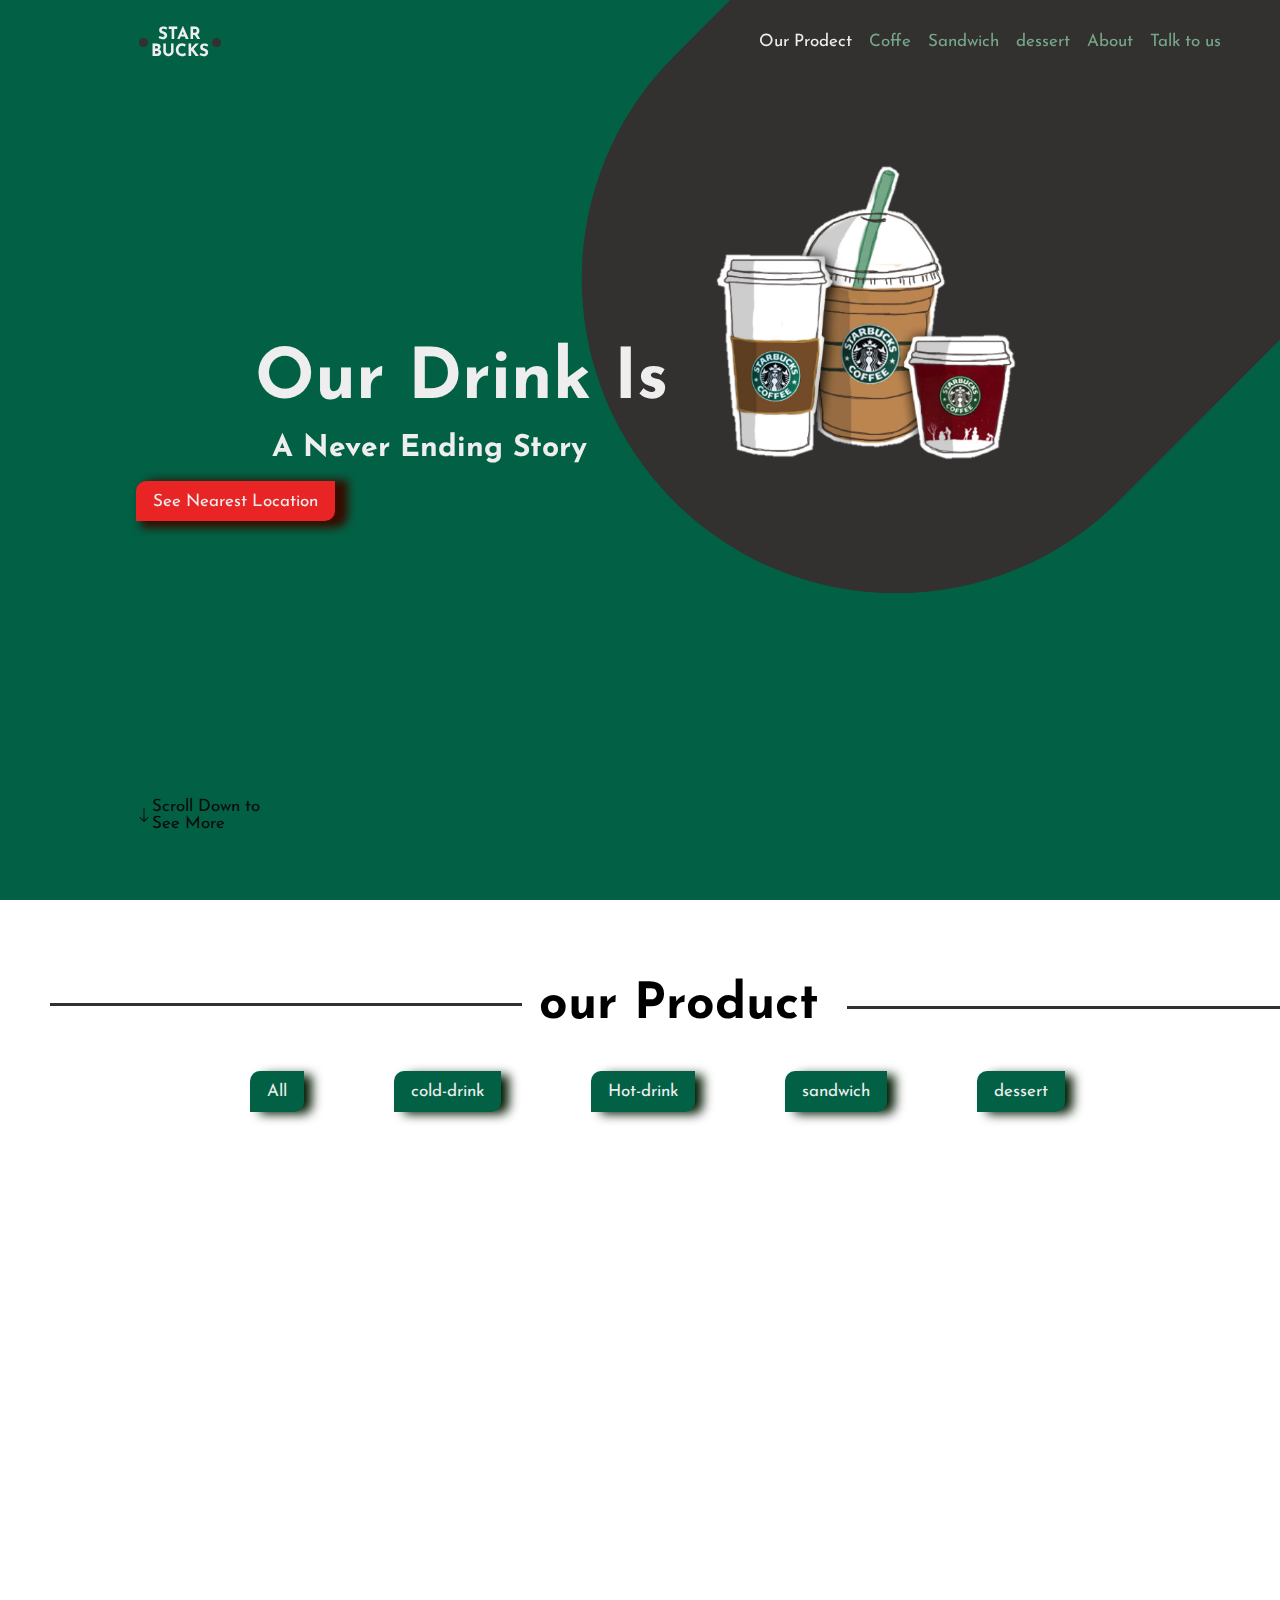
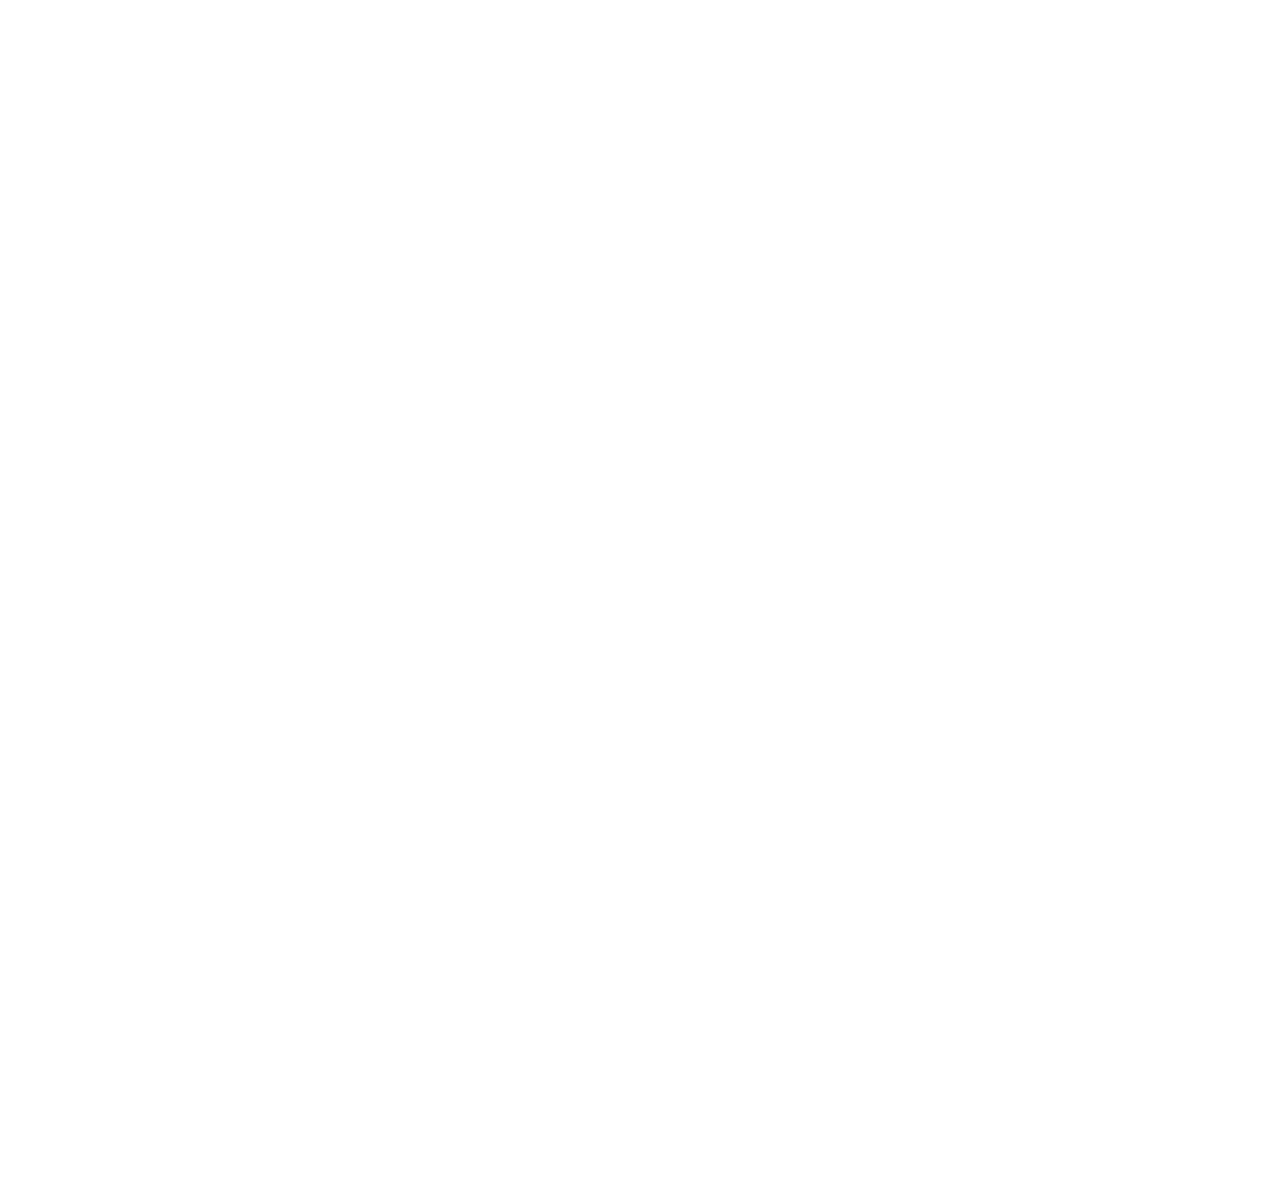
<file: index.html>
<!DOCTYPE html>
<html lang="en">
<head>
    <meta charset="UTF-8">
    <meta http-equiv="X-UA-Compatible" content="IE=edge">
    <meta name="viewport" content="width=device-width, initial-scale=1.0">
    <title>starbucks</title>
    <link rel="stylesheet" href="style.css">
    <link rel="stylesheet" href="https://unpkg.com/aos@next/dist/aos.css" />
</head>
<body >
    <section  class="hero" >
        <header>
            <nav data-aos="fade-right" >
                <div class="logo">
                    <span class="dot"></span>
                    Star<br/>
                    bucks
                    <span class="dot"></span>
               </div>
               <input type="checkbox" id="check">
               <label for="check" class="menu"><svg xmlns="http://www.w3.org/2000/svg" width="16" height="16" fill="currentColor" class="bi bi-list" viewBox="0 0 16 16">
                <path fill-rule="evenodd" d="M2.5 12a.5.5 0 0 1 .5-.5h10a.5.5 0 0 1 0 1H3a.5.5 0 0 1-.5-.5zm0-4a.5.5 0 0 1 .5-.5h10a.5.5 0 0 1 0 1H3a.5.5 0 0 1-.5-.5zm0-4a.5.5 0 0 1 .5-.5h10a.5.5 0 0 1 0 1H3a.5.5 0 0 1-.5-.5z"/>
              </svg>
            </label>
            <div  class="nav-links" >
                <a href="#" class="active" onclick="filterproduct('all')">Our Prodect</a>
                <a href="#"onclick="filterproduct('Coffe')" >Coffe</a>
                <a href="#" onclick="filterproduct('Sandwich')">Sandwich</a>
                <a href="#"  onclick="filterproduct('dessert')">dessert</a>
                <a href="#" onclick="filterproduct('About')" >About</a>
                <a href="#"onclick="filterproduct('Talk to us')" >Talk to us</a>
            </div>
        </nav>
        </header>
        <!--intro-->
        
        <div class="intro" data-aos="fade-up-right">
            <div>
                <h1>Our Drink Is</h1>
                <h2>A Never Ending Story</h2>
            </div>
            <div>
                <button>See Nearest Location</button>
            </div>
        </div>
            <div class="hero-bg" >
                <img src="./Images/images/pngfind.com-frappuccino-png-1893420.png " width="300px" alt="coffe" >
            </div>
            <div class="scroll">
                <a href="#drinks">
                    <svg xmlns="http://www.w3.org/2000/svg" width="16" height="16" fill="currentColor" class="bi bi-arrow-down" viewBox="0 0 16 16">
                        <path fill-rule="evenodd" d="M8 1a.5.5 0 0 1 .5.5v11.793l3.146-3.147a.5.5 0 0 1 .708.708l-4 4a.5.5 0 0 1-.708 0l-4-4a.5.5 0 0 1 .708-.708L7.5 13.293V1.5A.5.5 0 0 1 8 1z"/>
                      </svg>
                      <span>Scroll Down to <br/> See More</span>
                </a>
            </div>
    </section>

    <section class="drinks " id="drinks"  >
        <h3>our Product </h3>
        <div class="line-1"> </div>
        <div class="line-2"> </div>
        <div  id="buttons">
            <button class="btn" onclick="filterproduct('all')">All</button>
            <button class="btn" onclick="filterproduct('cold-drink')">cold-drink</button>
            <button class="btn" onclick="filterproduct('Hot-drink')">Hot-drink</button>
            <button class="btn" onclick="filterproduct('sandwich')">sandwich</button>
            <button class="btn"onclick="filterproduct('dessert')" >dessert</button>
        </div>
        <div id="products" data-aos="zoom-in-right"></div>
    </section>
    <script src="https://unpkg.com/aos@next/dist/aos.js"></script>
  <script>
    AOS.init({duration:1800});
  </script>
  <script src="./script.js"></script>
</body>

</html>
</file>
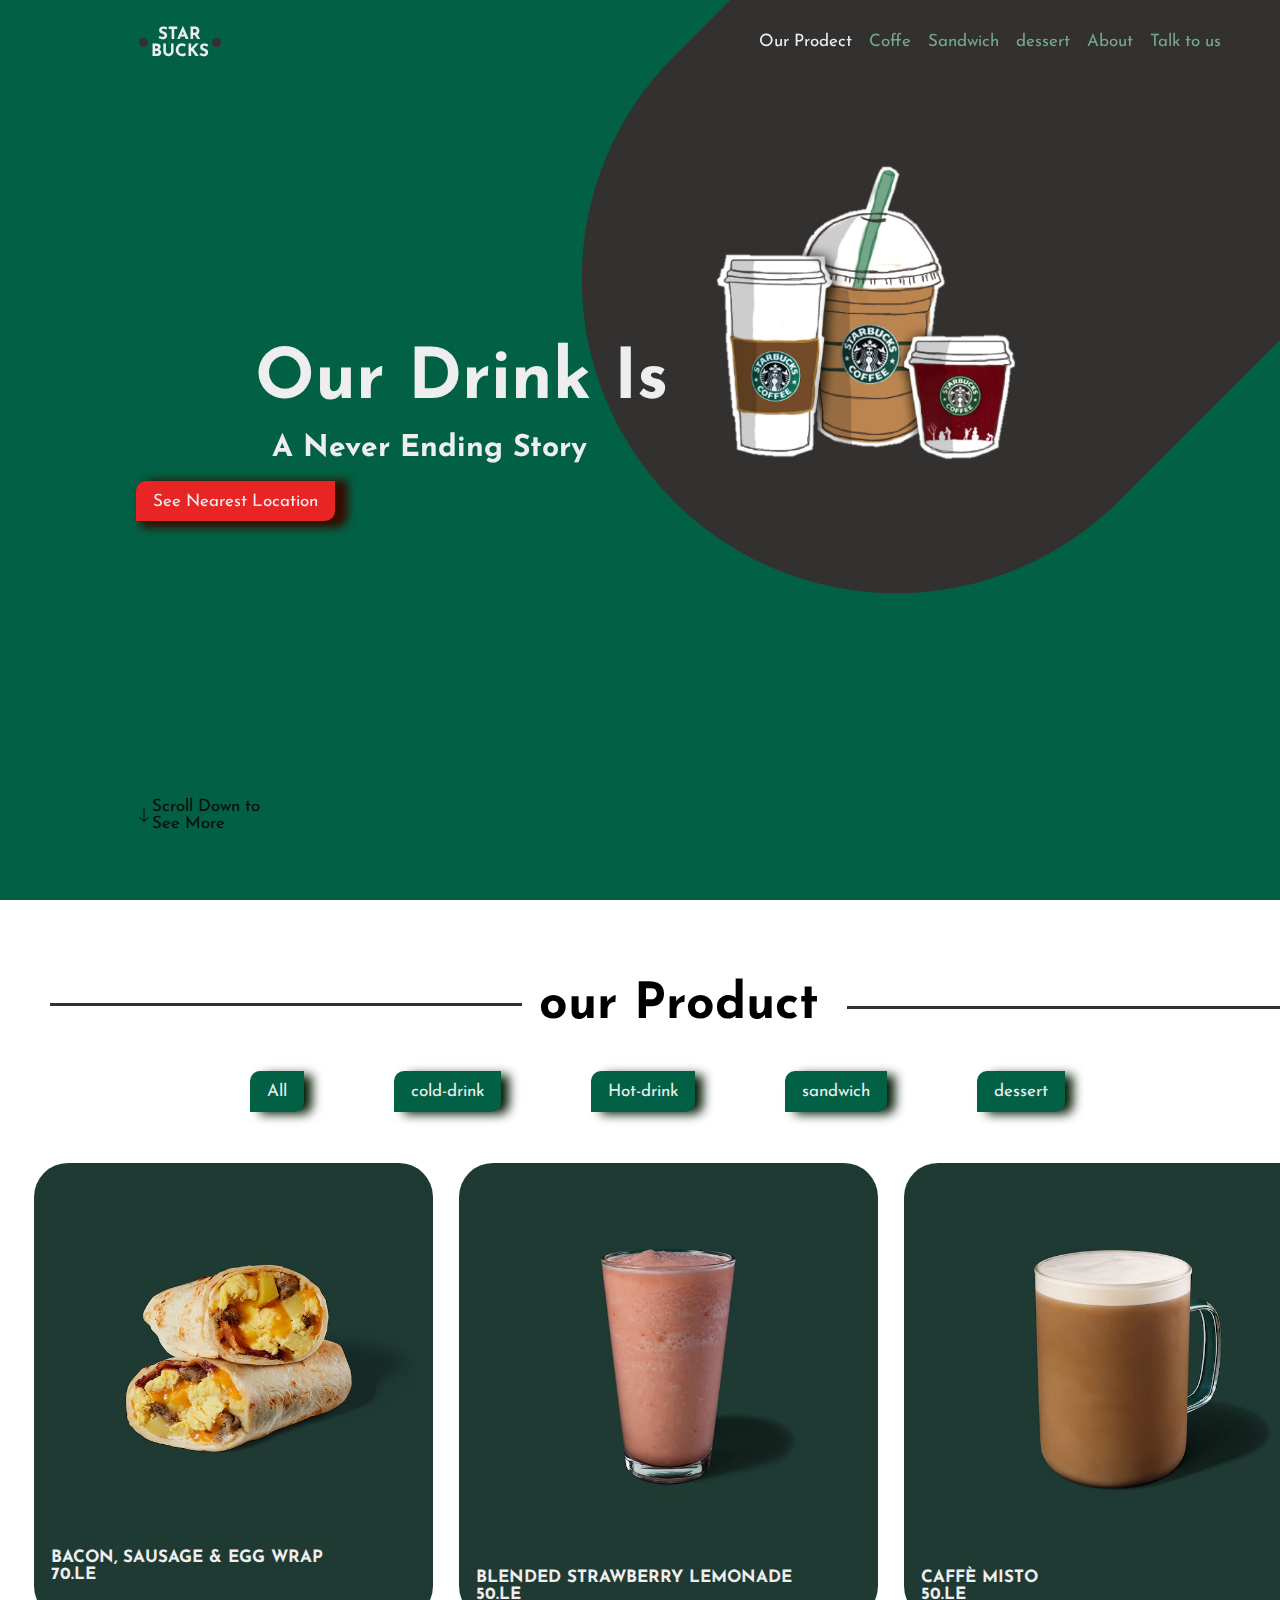
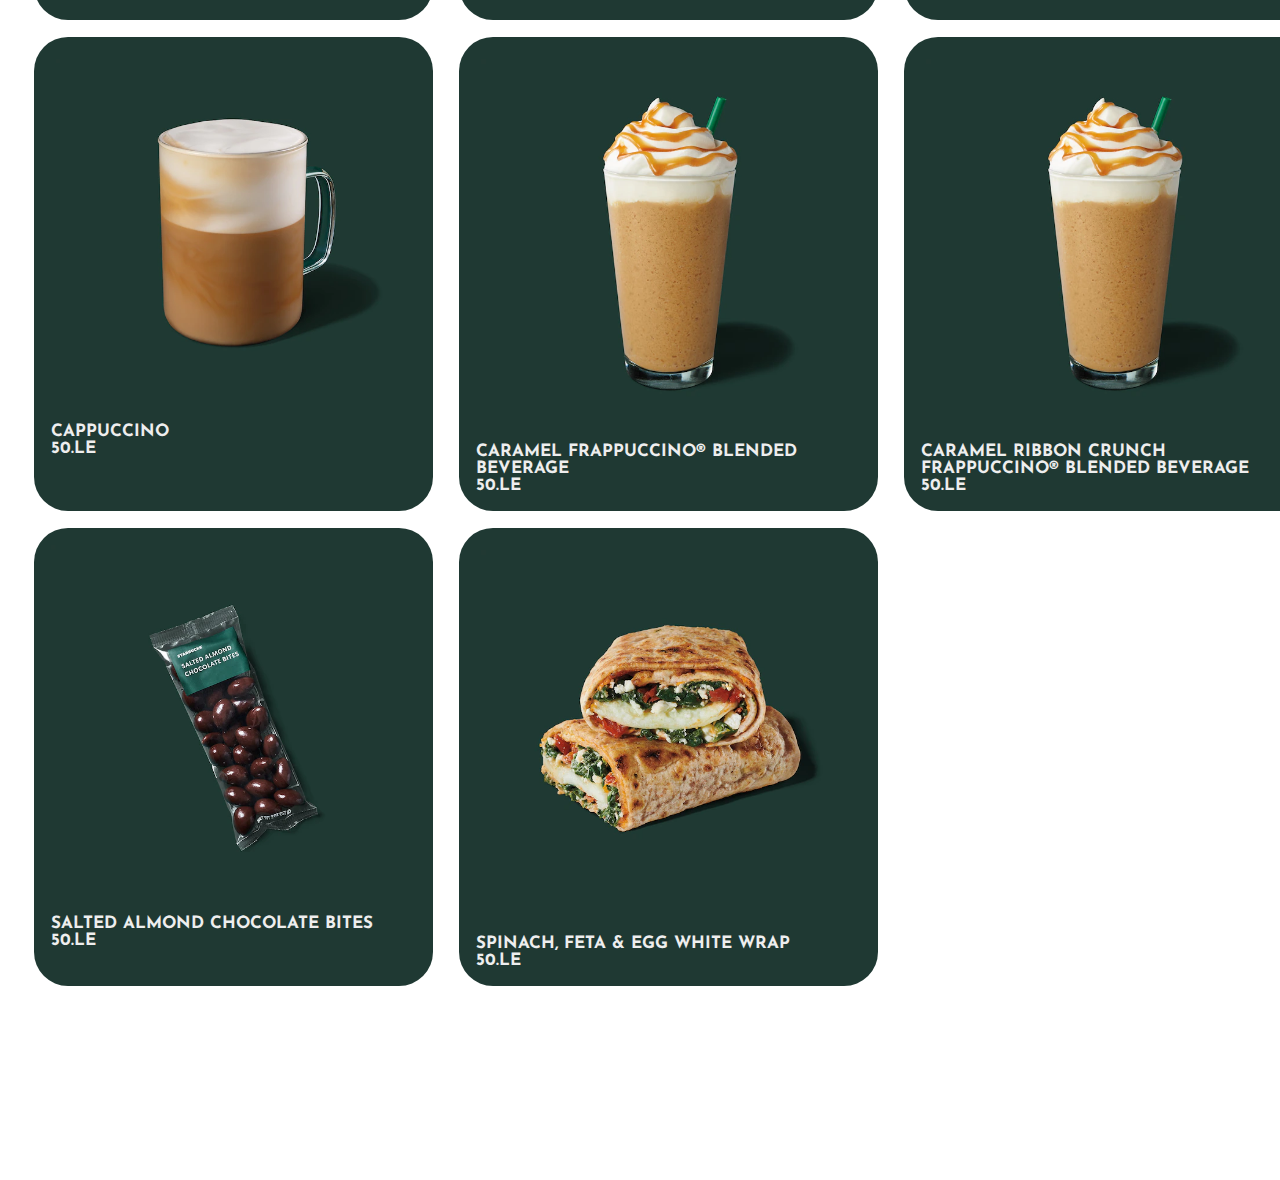
<file: test/index.html>
<!DOCTYPE html>
<html lang="en">
<head>
    <meta charset="UTF-8">
    <meta http-equiv="X-UA-Compatible" content="IE=edge">
    <meta name="viewport" content="width=device-width, initial-scale=1.0">
    <title>starbucks</title>
    <link rel="stylesheet" href="style.css">
    <link rel="stylesheet" href="https://unpkg.com/aos@next/dist/aos.css" />
</head>
<body >
    <section  class="hero" >
        <header>
            <nav data-aos="fade-right" >
                <div class="logo">
                    <span class="dot"></span>
                    Star<br/>
                    bucks
                    <span class="dot"></span>
               </div>
               <input type="checkbox" id="check">
               <label for="check" class="menu"><svg xmlns="http://www.w3.org/2000/svg" width="16" height="16" fill="currentColor" class="bi bi-list" viewBox="0 0 16 16">
                <path fill-rule="evenodd" d="M2.5 12a.5.5 0 0 1 .5-.5h10a.5.5 0 0 1 0 1H3a.5.5 0 0 1-.5-.5zm0-4a.5.5 0 0 1 .5-.5h10a.5.5 0 0 1 0 1H3a.5.5 0 0 1-.5-.5zm0-4a.5.5 0 0 1 .5-.5h10a.5.5 0 0 1 0 1H3a.5.5 0 0 1-.5-.5z"/>
              </svg>
            </label>
            <div  class="nav-links" >
                <a href="#" class="active">Our Prodect</a>
                <a href="#" >Coffe</a>
                <a href="#" >Sandwich</a>
                <a href="#" >dessert</a>
                <a href="#" >About</a>
                <a href="#" >Talk to us</a>
            </div>
        </nav>
        </header>
        <!--intro-->
        
        <div class="intro" data-aos="fade-up-right">
            <div>
                <h1>Our Drink Is</h1>
                <h2>A Never Ending Story</h2>
            </div>
            <div>
                <button>See Nearest Location</button>
            </div>
        </div>
            <div class="hero-bg" >
                <img src="./Images/images/pngfind.com-frappuccino-png-1893420.png " width="300px" alt="coffe" >
            </div>
            <div class="scroll">
                <a href="#drinks">
                    <svg xmlns="http://www.w3.org/2000/svg" width="16" height="16" fill="currentColor" class="bi bi-arrow-down" viewBox="0 0 16 16">
                        <path fill-rule="evenodd" d="M8 1a.5.5 0 0 1 .5.5v11.793l3.146-3.147a.5.5 0 0 1 .708.708l-4 4a.5.5 0 0 1-.708 0l-4-4a.5.5 0 0 1 .708-.708L7.5 13.293V1.5A.5.5 0 0 1 8 1z"/>
                      </svg>
                      <span>Scroll Down to <br/> See More</span>
                </a>
            </div>
    </section>

    <section class="drinks " id="drinks"  >
        <h3>our Product </h3>
        <div class="line-1"> </div>
        <div class="line-2"> </div>
        <div  id="buttons">
            <button class="btn">All</button>
            <button class="btn">cold-drink</button>
            <button class="btn">Hot-drink</button>
            <button class="btn">sandwich</button>
            <button class="btn">dessert</button>
        </div>
        <div id="products"></div>
    </section>
    <script src="https://unpkg.com/aos@next/dist/aos.js"></script>
  <script>
    AOS.init({duration:1800});
  </script>
  <script src="./script.js"></script>
</body>

</html>
</file>
<file: style.css>
@import url('https://fonts.googleapis.com/css2?family=Josefin+Sans&display=swap');
*{
    margin: 0;
    padding: 0;
    box-sizing: border-box;
    font-family: "josefin Sans", sans-serif;
    font-size: 17px;
    scroll-behavior: smooth;
}
#check,.menu{
    display: none;
}
:root{
    --green:#026144;
    --black:#333030;
    --white:#eee;
    --red:#e92424;
}
body{
    width: 1357px;
}
/* Navbar */
nav{
    display: flex;
    justify-content: space-between;
    align-items: center;
    padding: 1.5rem 0;
    color:var(--white);
    position: absolute;
    top: 0;
    z-index: 2;
    width: 80%;
}
.logo{
    display: flex;
    align-items: center;
    text-align: center;
    font-weight: 700;
    text-transform: uppercase;
}
.logo .dot{
    display: inline-block;
    height: 0.5rem;
    width: 0.5rem;
    border-radius: 50%;
    background: var(--black);
    margin: 0.2rem;
}
.nav-links{
  display: flex;
}
.nav-links a{
text-decoration: none;
margin-right: 1rem;
color: rgb(117 167 136);
}
.nav-links a:last-child{
    margin: 0rem;
}
a:hover{
    color: var(--white);
}
.nav-links .active{
    color: var(--white);
}
.nav-links a::after{
    content: "";
     display: block;
     height: 3px;
     background: var(--white);
     width: 0%;
    transition: all ease-in-out 300ms;
}
.nav-links a:hover::after{
width: 100%;
}
/*scroll bar */
::-webkit-scrollbar{
    width: 9px;
}
::-webkit-scrollbar-thumb{
    background: honeydew;
    border-radius: 5px;
}
::-webkit-scrollbar-track{
    background:green;
    
}
/*Hero section*/
.hero{
    background:var(--green);
    padding: 5rem 10% 0rem 10%;
    height: 100vh;
    position: relative;
    overflow: hidden;
    color: var(--white);
    display: flex;
    align-items: center;
}
.hero-bg{
    background: var(--black);
    width: 65rem;
   height: 37rem;
   border-radius: 20rem;
   transform: rotate(-45deg);
   right: -15.3rem;
   top: -12rem;
   position: absolute;
   z-index: 0;
}
.hero-bg img{
    transform: rotate(45deg);
    margin-top: 10rem;
    margin-left: 7rem;
}
.hero .intro{
    margin-bottom: 7rem;
    z-index: 1;
    position: absolute;
}
.hero .intro h1{
    font-size: 70px;
    margin-left: 7rem;
}
.hero .intro h2{
    margin: 1rem 8rem;
    font-size: 30px ;
}
.hero .intro button{
    background: var(--red);
    color: var(--white);
    border: none;
    cursor: pointer;
    padding: 0.7rem 1rem;
    border-radius: 10px 0px;
    box-shadow: 9px 3px 9px 4px rgb(53 13 0);
     
}
.scroll{
    position: absolute;
    bottom: 2rem;
    margin-bottom: 2rem;
    z-index: 2;
}
.scroll a{
    color: #0c0b0b;
    text-decoration: none;
    display: flex;
    align-items: center;
}
.scroll a:hover{
    color: var(--white);
     
}
.drinks h3{ 
    align-items: center;
    text-align: center;
    margin-top: 80px;
    font-size: 50px;
}
.line-1{
    position: relative;
   width: 472px;
   height: 3px;
   left: 50px;
   bottom: 28px;
   background: var(--black);
   
}
.line-2{
    position: relative;
   width: 472px;
   height: 3px;
   left:  847px;
   bottom: 28px;
   background: var(--black);
   
}
/*drinks*/
.drinks{
    height: 200vh;
}
#buttons .btn{
    position: relative;
    left: 250px;
    margin-top: 2rem;
    margin-right: 5rem;
    background: var(--green);
    color: var(--white);
    border: none;
    cursor: pointer;
    padding: 0.7rem 1rem;
    border-radius: 10px 0px;
    box-shadow: 9px 3px 11px -1px rgb(0 25 0);
}
#products{
display: grid;
grid-template-columns: auto auto auto;
grid-column-gap: 1.5rem;
padding: 2rem;
}
.card{
    background-color: #1f3933;
    max-width: 50em;
    margin-top: 1em;
    padding: 1em;
    border-radius: 2em;
}
.image-container{
text-align: center;

}
img{
    max-width: 100%;
    object-fit: contain;
   
}
.product-name {
    color: var(--white);
}

.container{
    padding-top: 1em;
    color: rgb(255, 255, 255);
}
.container h5{
    font-weight: 500;
}
.hide{
    display: none;
}
</file>
<file: test/style.css>
@import url('https://fonts.googleapis.com/css2?family=Josefin+Sans&display=swap');
*{
    margin: 0;
    padding: 0;
    box-sizing: border-box;
    font-family: "josefin Sans", sans-serif;
    font-size: 17px;
    scroll-behavior: smooth;
}
#check,.menu{
    display: none;
}
:root{
    --green:#026144;
    --black:#333030;
    --white:#eee;
    --red:#e92424;
}
body{
    width: 1357px;
}
/* Navbar */
nav{
    display: flex;
    justify-content: space-between;
    align-items: center;
    padding: 1.5rem 0;
    color:var(--white);
    position: absolute;
    top: 0;
    z-index: 2;
    width: 80%;
}
.logo{
    display: flex;
    align-items: center;
    text-align: center;
    font-weight: 700;
    text-transform: uppercase;
}
.logo .dot{
    display: inline-block;
    height: 0.5rem;
    width: 0.5rem;
    border-radius: 50%;
    background: var(--black);
    margin: 0.2rem;
}
.nav-links{
  display: flex;
}
.nav-links a{
text-decoration: none;
margin-right: 1rem;
color: rgb(117 167 136);
}
.nav-links a:last-child{
    margin: 0rem;
}
a:hover{
    color: var(--white);
}
.nav-links .active{
    color: var(--white);
}
.nav-links a::after{
    content: "";
     display: block;
     height: 3px;
     background: var(--white);
     width: 0%;
    transition: all ease-in-out 300ms;
}
.nav-links a:hover::after{
width: 100%;
}
/*scroll bar */
::-webkit-scrollbar{
    width: 9px;
}
::-webkit-scrollbar-thumb{
    background: honeydew;
    border-radius: 5px;
}
::-webkit-scrollbar-track{
    background:green;
    
}
/*Hero section*/
.hero{
    background:var(--green);
    padding: 5rem 10% 0rem 10%;
    height: 100vh;
    position: relative;
    overflow: hidden;
    color: var(--white);
    display: flex;
    align-items: center;
}
.hero-bg{
    background: var(--black);
    width: 65rem;
   height: 37rem;
   border-radius: 20rem;
   transform: rotate(-45deg);
   right: -15.3rem;
   top: -12rem;
   position: absolute;
   z-index: 0;
}
.hero-bg img{
    transform: rotate(45deg);
    margin-top: 10rem;
    margin-left: 7rem;
}
.hero .intro{
    margin-bottom: 7rem;
    z-index: 1;
    position: absolute;
}
.hero .intro h1{
    font-size: 70px;
    margin-left: 7rem;
}
.hero .intro h2{
    margin: 1rem 8rem;
    font-size: 30px ;
}
.hero .intro button{
    background: var(--red);
    color: var(--white);
    border: none;
    cursor: pointer;
    padding: 0.7rem 1rem;
    border-radius: 10px 0px;
    box-shadow: 9px 3px 9px 4px rgb(53 13 0);
     
}
.scroll{
    position: absolute;
    bottom: 2rem;
    margin-bottom: 2rem;
    z-index: 2;
}
.scroll a{
    color: #0c0b0b;
    text-decoration: none;
    display: flex;
    align-items: center;
}
.scroll a:hover{
    color: var(--white);
     
}
.drinks h3{ 
    align-items: center;
    text-align: center;
    margin-top: 80px;
    font-size: 50px;
}
.line-1{
    position: relative;
   width: 472px;
   height: 3px;
   left: 50px;
   bottom: 28px;
   background: var(--black);
   
}
.line-2{
    position: relative;
   width: 472px;
   height: 3px;
   left:  847px;
   bottom: 28px;
   background: var(--black);
   
}
/*drinks*/
.drinks{
    height: 200vh;
}
#buttons .btn{
    position: relative;
    left: 250px;
    margin-top: 2rem;
    margin-right: 5rem;
    background: var(--green);
    color: var(--white);
    border: none;
    cursor: pointer;
    padding: 0.7rem 1rem;
    border-radius: 10px 0px;
    box-shadow: 9px 3px 11px -1px rgb(0 25 0);
}
#products{
display: grid;
grid-template-columns: auto auto auto;
grid-column-gap: 1.5rem;
padding: 2rem;
}
.card{
    background-color: #1f3933;
    max-width: 50em;
    margin-top: 1em;
    padding: 1em;
    border-radius: 2em;
}
.image-container{
text-align: center;

}
img{
    max-width: 100%;
    object-fit: contain;
   
}
.product-name {
    color: var(--white);
}
.price{
    color: var(--white);
}
</file>
